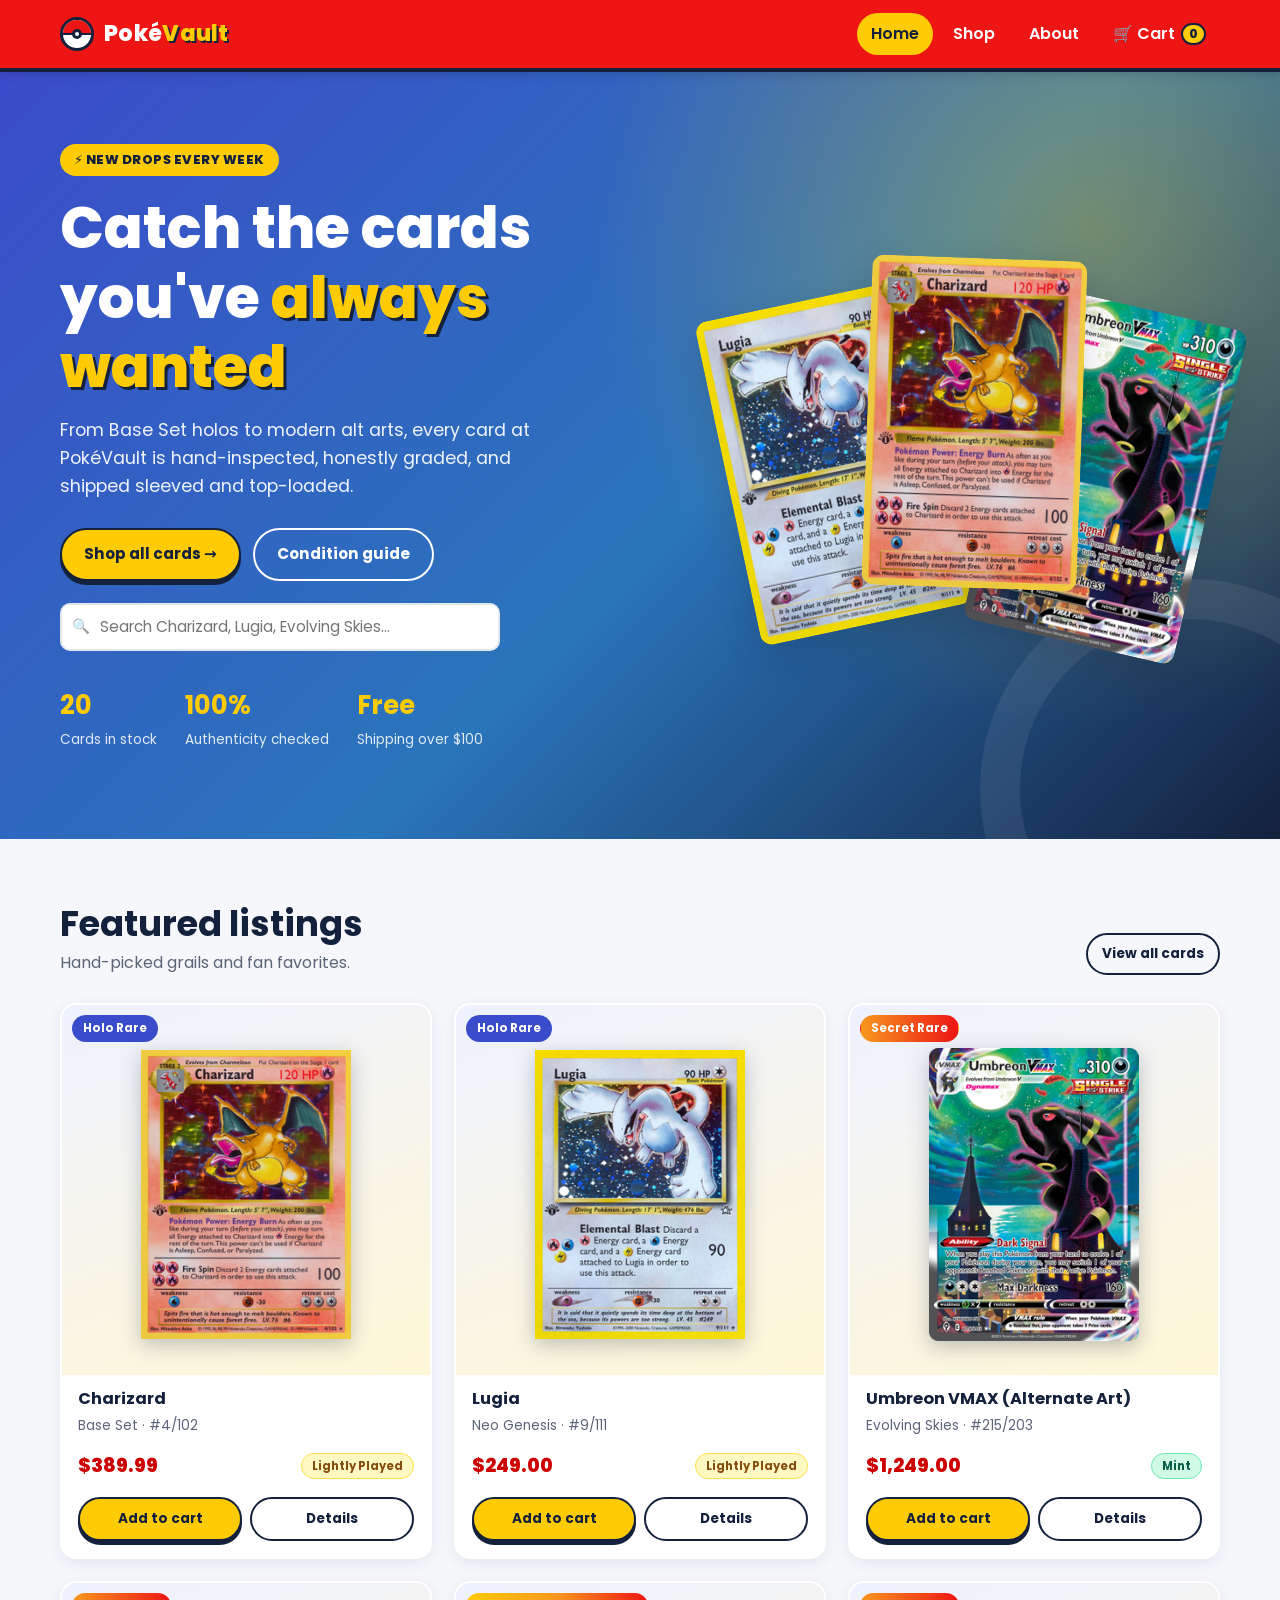
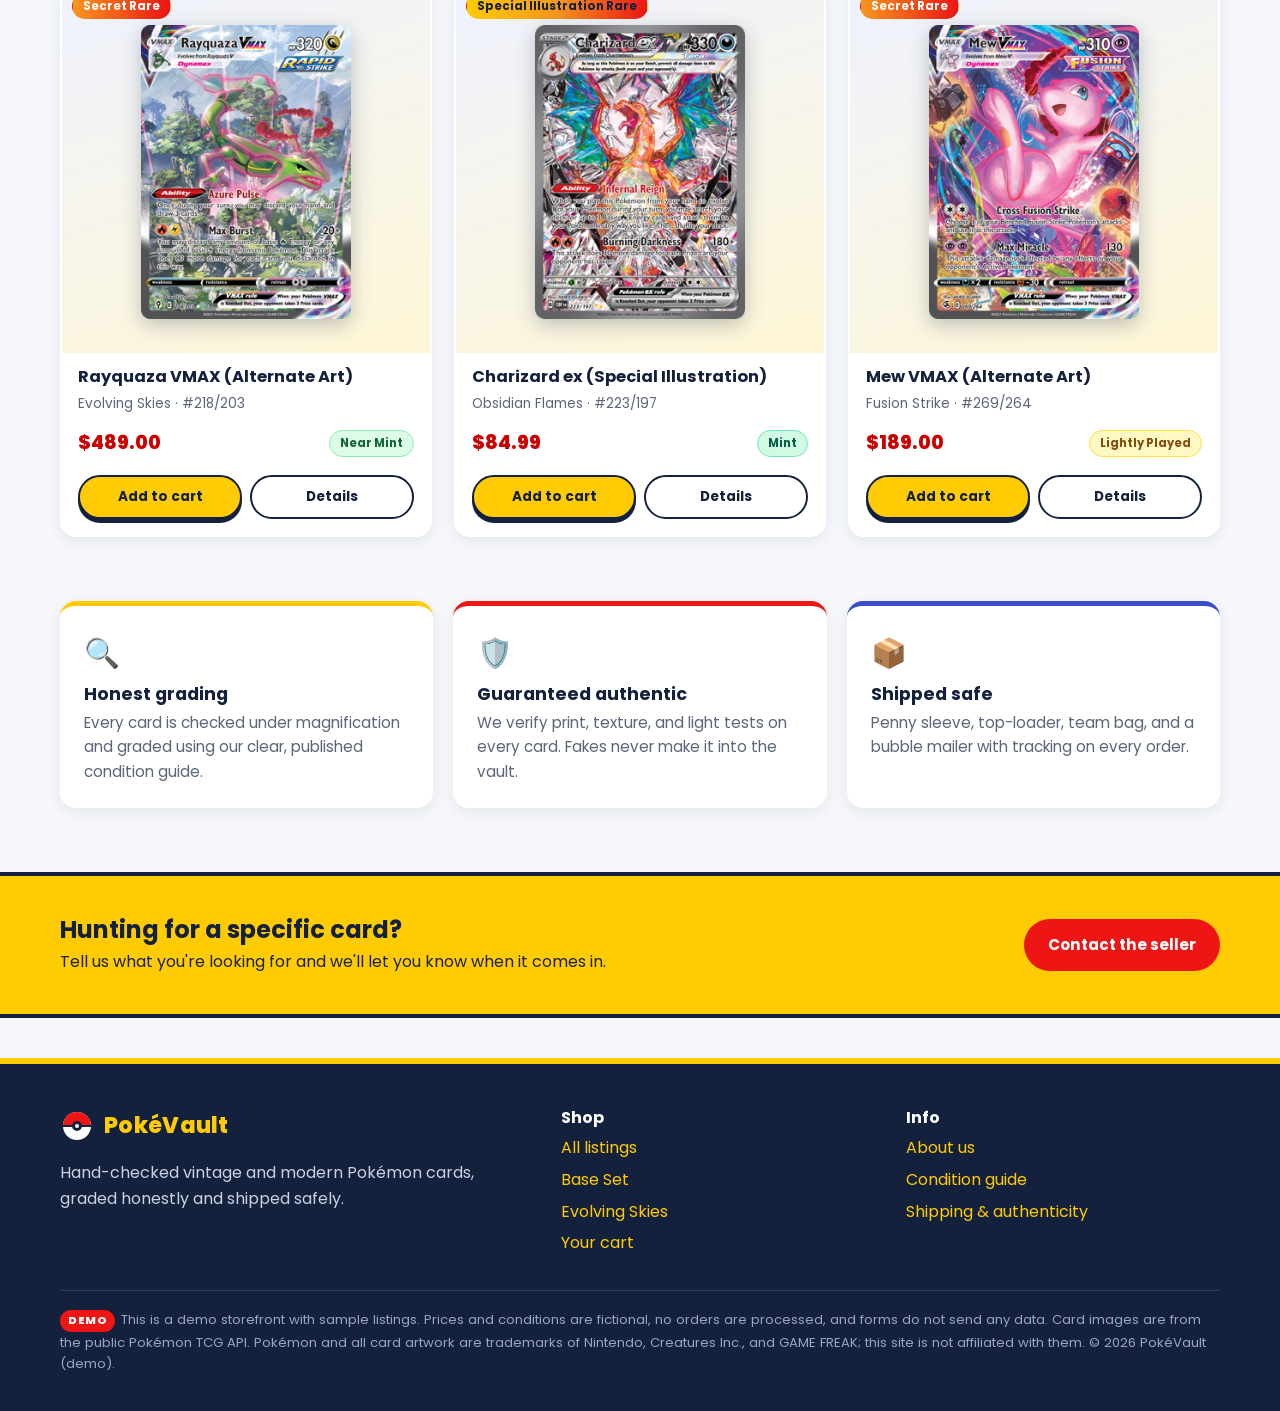
<file: index.html>
<!DOCTYPE html>
<html lang="en">
<head>
  <meta charset="UTF-8">
  <meta name="viewport" content="width=device-width, initial-scale=1">
  <title>PokéVault – Buy Vintage & Modern Pokémon Cards</title>
  <meta name="description" content="Hand-checked vintage and modern Pokémon cards for sale.">
  <meta name="theme-color" content="#EE1515">
  <link rel="preconnect" href="https://fonts.googleapis.com">
  <link rel="preconnect" href="https://fonts.gstatic.com" crossorigin>
  <link href="https://fonts.googleapis.com/css2?family=Poppins:wght@400;600;700;800&display=swap" rel="stylesheet">
  <link rel="stylesheet" href="css/styles.css">
  <link rel="icon" href="data:image/svg+xml,%3Csvg xmlns='http://www.w3.org/2000/svg' viewBox='0 0 100 100'%3E%3Ccircle cx='50' cy='50' r='45' fill='%23fff' stroke='%2314213D' stroke-width='8'/%3E%3Cpath d='M5 50a45 45 0 0 1 90 0z' fill='%23EE1515' stroke='%2314213D' stroke-width='8'/%3E%3Ccircle cx='50' cy='50' r='13' fill='%23fff' stroke='%2314213D' stroke-width='8'/%3E%3C/svg%3E">
</head>
<body data-page="home">
  <a class="skip-link" href="#main">Skip to content</a>
  <header class="site-header">
    <div class="container nav-wrap">
      <a class="logo" href="index.html" aria-label="PokéVault home"><span class="logo-ball" aria-hidden="true"></span><span>Poké<span class="accent">Vault</span></span></a>
      <button class="nav-toggle" type="button" aria-controls="main-nav" aria-expanded="false" aria-label="Toggle menu"><span class="bar"></span></button>
      <nav class="main-nav" id="main-nav" aria-label="Main">
        <ul>
          <li><a href="index.html" aria-current="page">Home</a></li><li><a href="shop.html">Shop</a></li><li><a href="about.html">About</a></li>
          <li><a class="cart-link" href="cart.html">🛒 Cart <span class="cart-badge" aria-label="0 items in cart">0</span></a></li>
        </ul>
      </nav>
    </div>
  </header>

  <main id="main">
    <section class="hero">
      <div class="container hero-grid">
        <div>
          <span class="eyebrow">⚡ New drops every week</span>
          <h1>Catch the cards<br>you've <span class="hl">always wanted</span></h1>
          <p class="lead">From Base Set holos to modern alt arts, every card at PokéVault is hand-inspected, honestly graded, and shipped sleeved and top-loaded.</p>
          <div class="hero-ctas">
            <a class="btn btn-primary" href="shop.html">Shop all cards →</a>
            <a class="btn btn-outline" href="about.html#grading">Condition guide</a>
          </div>
          <form class="search-wrap" id="hero-search" role="search" style="margin-top:22px;max-width:440px">
            <label for="hero-q" class="sr-only">Search cards</label>
            <input type="search" id="hero-q" placeholder="Search Charizard, Lugia, Evolving Skies…">
          </form>
          <div class="hero-stats">
            <div><strong id="stat-count">20</strong><span>Cards in stock</span></div>
            <div><strong>100%</strong><span>Authenticity checked</span></div>
            <div><strong>Free</strong><span>Shipping over $100</span></div>
          </div>
        </div>
        <div class="hero-cards" aria-hidden="true">
          <img src="images/neo1-9.png" alt="" width="240" height="330" data-fallback="Lugia">
          <img src="images/base1-4.png" alt="" width="240" height="330" data-fallback="Charizard">
          <img src="images/swsh7-215.png" alt="" width="245" height="342" data-fallback="Umbreon VMAX">
        </div>
      </div>
    </section>

    <section class="section" aria-labelledby="featured-title">
      <div class="container">
        <div class="section-head">
          <div>
            <h2 id="featured-title">Featured listings</h2>
            <p>Hand-picked grails and fan favorites.</p>
          </div>
          <a class="btn btn-outline btn-sm" href="shop.html">View all cards</a>
        </div>
        <div class="card-grid featured-grid" id="featured-grid" aria-live="polite"></div>
      </div>
    </section>

    <section class="section" style="padding-top:0" aria-label="Why buy from us">
      <div class="container features">
        <div class="feature"><div class="icon" aria-hidden="true">🔍</div><h3>Honest grading</h3><p>Every card is checked under magnification and graded using our clear, published condition guide.</p></div>
        <div class="feature"><div class="icon" aria-hidden="true">🛡️</div><h3>Guaranteed authentic</h3><p>We verify print, texture, and light tests on every card. Fakes never make it into the vault.</p></div>
        <div class="feature"><div class="icon" aria-hidden="true">📦</div><h3>Shipped safe</h3><p>Penny sleeve, top-loader, team bag, and a bubble mailer with tracking on every order.</p></div>
      </div>
    </section>

    <section class="cta-band">
      <div class="container">
        <div>
          <h2>Hunting for a specific card?</h2>
          <p>Tell us what you're looking for and we'll let you know when it comes in.</p>
        </div>
        <button type="button" class="btn btn-red" data-contact-general>Contact the seller</button>
      </div>
    </section>

  </main>

  <footer class="site-footer">
    <div class="container">
      <div class="footer-grid">
        <div>
          <a class="logo" href="index.html"><span class="logo-ball" aria-hidden="true"></span><span>Poké<span class="accent">Vault</span></span></a>
          <p>Hand-checked vintage and modern Pokémon cards, graded honestly and shipped safely.</p>
        </div>
        <div>
          <h3>Shop</h3>
          <ul>
            <li><a href="shop.html">All listings</a></li>
            <li><a href="shop.html?set=Base%20Set">Base Set</a></li>
            <li><a href="shop.html?set=Evolving%20Skies">Evolving Skies</a></li>
            <li><a href="cart.html">Your cart</a></li>
          </ul>
        </div>
        <div>
          <h3>Info</h3>
          <ul>
            <li><a href="about.html">About us</a></li>
            <li><a href="about.html#grading">Condition guide</a></li>
            <li><a href="about.html#shipping">Shipping &amp; authenticity</a></li>
          </ul>
        </div>
      </div>
      <p class="demo-notice"><span class="demo-pill">DEMO</span>This is a demo storefront with sample listings. Prices and conditions are fictional, no orders are processed, and forms do not send any data. Card images are from the public Pokémon TCG API. Pokémon and all card artwork are trademarks of Nintendo, Creatures Inc., and GAME FREAK; this site is not affiliated with them. &copy; <span data-year>2026</span> PokéVault (demo).</p>
    </div>
  </footer>

  <script src="js/data.js"></script>
  <script src="js/app.js"></script>
</body>
</html>
</file>
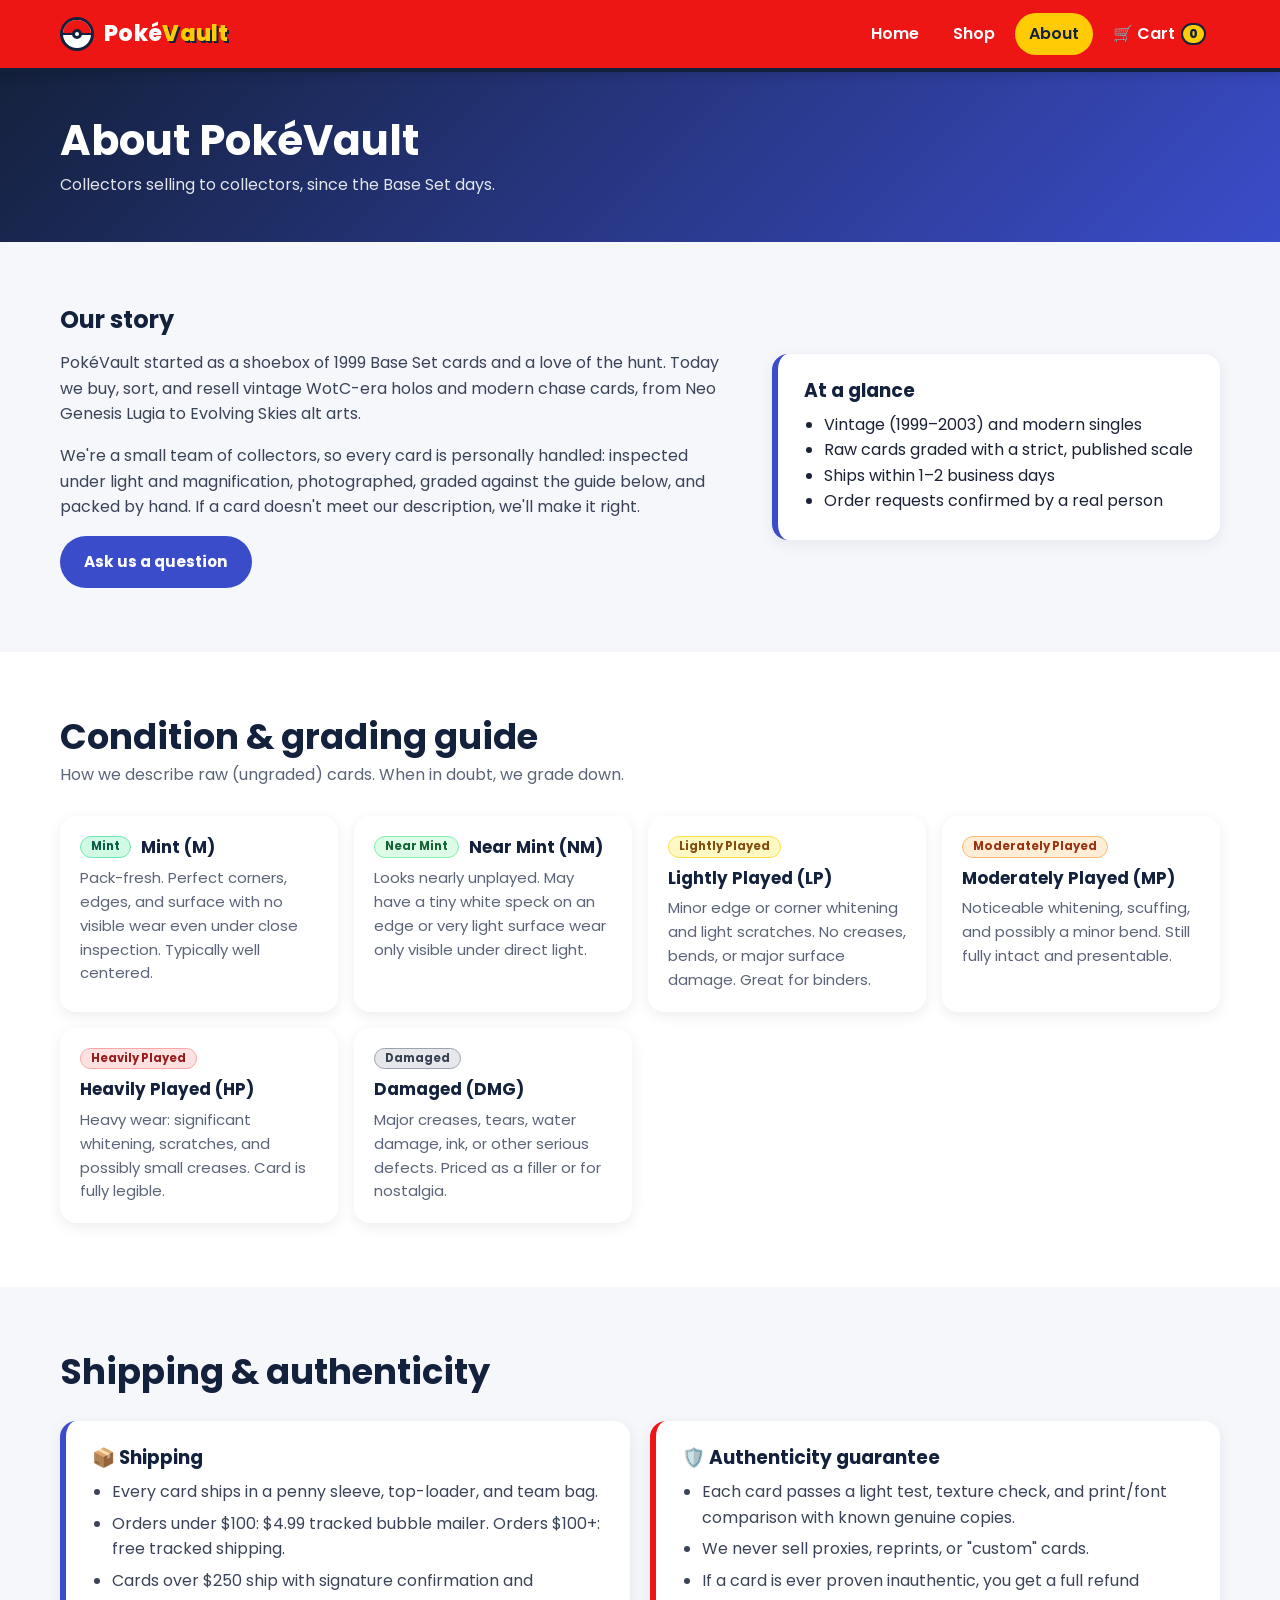
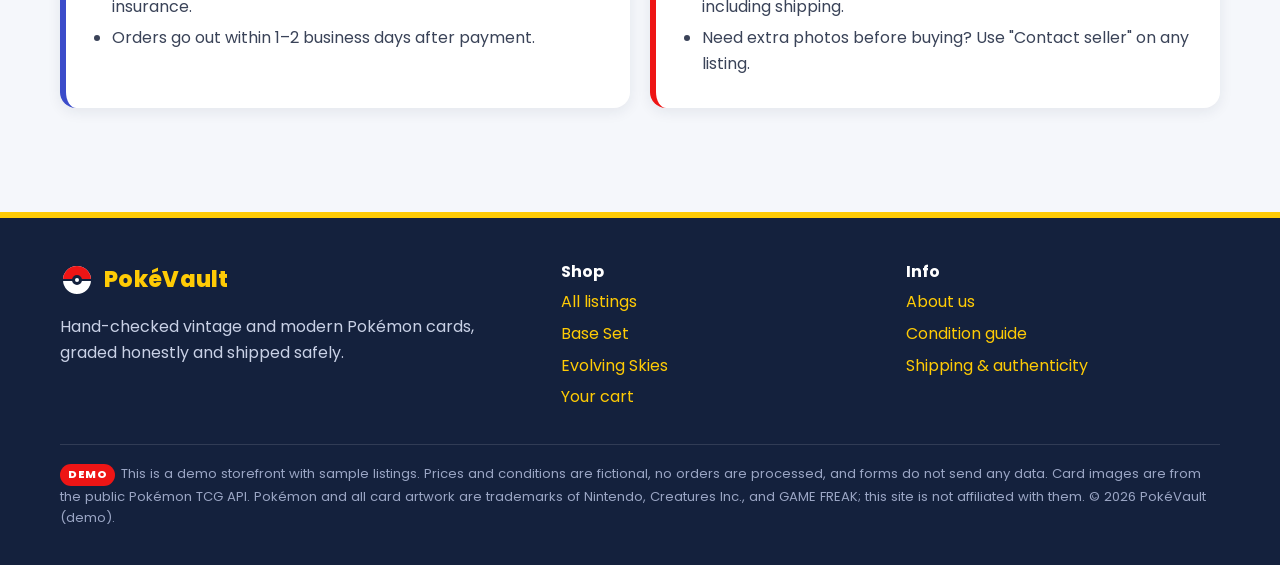
<file: about.html>
<!DOCTYPE html>
<html lang="en">
<head>
  <meta charset="UTF-8">
  <meta name="viewport" content="width=device-width, initial-scale=1">
  <title>About & Condition Guide | PokéVault</title>
  <meta name="description" content="About PokéVault, our condition guide, shipping, and authenticity.">
  <meta name="theme-color" content="#EE1515">
  <link rel="preconnect" href="https://fonts.googleapis.com">
  <link rel="preconnect" href="https://fonts.gstatic.com" crossorigin>
  <link href="https://fonts.googleapis.com/css2?family=Poppins:wght@400;600;700;800&display=swap" rel="stylesheet">
  <link rel="stylesheet" href="css/styles.css">
  <link rel="icon" href="data:image/svg+xml,%3Csvg xmlns='http://www.w3.org/2000/svg' viewBox='0 0 100 100'%3E%3Ccircle cx='50' cy='50' r='45' fill='%23fff' stroke='%2314213D' stroke-width='8'/%3E%3Cpath d='M5 50a45 45 0 0 1 90 0z' fill='%23EE1515' stroke='%2314213D' stroke-width='8'/%3E%3Ccircle cx='50' cy='50' r='13' fill='%23fff' stroke='%2314213D' stroke-width='8'/%3E%3C/svg%3E">
</head>
<body data-page="about">
  <a class="skip-link" href="#main">Skip to content</a>
  <header class="site-header">
    <div class="container nav-wrap">
      <a class="logo" href="index.html" aria-label="PokéVault home"><span class="logo-ball" aria-hidden="true"></span><span>Poké<span class="accent">Vault</span></span></a>
      <button class="nav-toggle" type="button" aria-controls="main-nav" aria-expanded="false" aria-label="Toggle menu"><span class="bar"></span></button>
      <nav class="main-nav" id="main-nav" aria-label="Main">
        <ul>
          <li><a href="index.html">Home</a></li><li><a href="shop.html">Shop</a></li><li><a href="about.html" aria-current="page">About</a></li>
          <li><a class="cart-link" href="cart.html">🛒 Cart <span class="cart-badge" aria-label="0 items in cart">0</span></a></li>
        </ul>
      </nav>
    </div>
  </header>

  <main id="main">
    <section class="page-hero">
      <div class="container">
        <h1>About PokéVault</h1>
        <p>Collectors selling to collectors, since the Base Set days.</p>
      </div>
    </section>

    <section class="section">
      <div class="container about-grid">
        <div class="prose">
          <h2>Our story</h2>
          <p>PokéVault started as a shoebox of 1999 Base Set cards and a love of the hunt. Today we buy, sort, and resell vintage WotC-era holos and modern chase cards, from Neo Genesis Lugia to Evolving Skies alt arts.</p>
          <p>We're a small team of collectors, so every card is personally handled: inspected under light and magnification, photographed, graded against the guide below, and packed by hand. If a card doesn't meet our description, we'll make it right.</p>
          <button type="button" class="btn btn-blue" data-contact-general>Ask us a question</button>
        </div>
        <div class="about-card">
          <h3>At a glance</h3>
          <ul style="padding-left:20px;margin:0">
            <li>Vintage (1999–2003) and modern singles</li>
            <li>Raw cards graded with a strict, published scale</li>
            <li>Ships within 1–2 business days</li>
            <li>Order requests confirmed by a real person</li>
          </ul>
        </div>
      </div>
    </section>

    <section class="section" id="grading" style="background:#fff" aria-labelledby="grading-title">
      <div class="container">
        <div class="section-head"><div><h2 id="grading-title">Condition &amp; grading guide</h2><p>How we describe raw (ungraded) cards. When in doubt, we grade down.</p></div></div>
        <div class="grade-grid">
          <div class="grade"><h3><span class="badge cond-mint">Mint</span> Mint (M)</h3><p>Pack-fresh. Perfect corners, edges, and surface with no visible wear even under close inspection. Typically well centered.</p></div>
          <div class="grade"><h3><span class="badge cond-near-mint">Near Mint</span> Near Mint (NM)</h3><p>Looks nearly unplayed. May have a tiny white speck on an edge or very light surface wear only visible under direct light.</p></div>
          <div class="grade"><h3><span class="badge cond-lightly-played">Lightly Played</span> Lightly Played (LP)</h3><p>Minor edge or corner whitening and light scratches. No creases, bends, or major surface damage. Great for binders.</p></div>
          <div class="grade"><h3><span class="badge cond-moderately-played">Moderately Played</span> Moderately Played (MP)</h3><p>Noticeable whitening, scuffing, and possibly a minor bend. Still fully intact and presentable.</p></div>
          <div class="grade"><h3><span class="badge cond-heavily-played">Heavily Played</span> Heavily Played (HP)</h3><p>Heavy wear: significant whitening, scratches, and possibly small creases. Card is fully legible.</p></div>
          <div class="grade"><h3><span class="badge cond-damaged">Damaged</span> Damaged (DMG)</h3><p>Major creases, tears, water damage, ink, or other serious defects. Priced as a filler or for nostalgia.</p></div>
        </div>
      </div>
    </section>

    <section class="section" id="shipping" aria-labelledby="ship-title">
      <div class="container">
        <div class="section-head"><h2 id="ship-title">Shipping &amp; authenticity</h2></div>
        <div class="info-cols">
          <div class="about-card">
            <h3>📦 Shipping</h3>
            <ul>
              <li>Every card ships in a penny sleeve, top-loader, and team bag.</li>
              <li>Orders under $100: $4.99 tracked bubble mailer. Orders $100+: free tracked shipping.</li>
              <li>Cards over $250 ship with signature confirmation and insurance.</li>
              <li>Orders go out within 1–2 business days after payment.</li>
            </ul>
          </div>
          <div class="about-card">
            <h3>🛡️ Authenticity guarantee</h3>
            <ul>
              <li>Each card passes a light test, texture check, and print/font comparison with known genuine copies.</li>
              <li>We never sell proxies, reprints, or "custom" cards.</li>
              <li>If a card is ever proven inauthentic, you get a full refund including shipping.</li>
              <li>Need extra photos before buying? Use "Contact seller" on any listing.</li>
            </ul>
          </div>
        </div>
      </div>
    </section>

  </main>

  <footer class="site-footer">
    <div class="container">
      <div class="footer-grid">
        <div>
          <a class="logo" href="index.html"><span class="logo-ball" aria-hidden="true"></span><span>Poké<span class="accent">Vault</span></span></a>
          <p>Hand-checked vintage and modern Pokémon cards, graded honestly and shipped safely.</p>
        </div>
        <div>
          <h3>Shop</h3>
          <ul>
            <li><a href="shop.html">All listings</a></li>
            <li><a href="shop.html?set=Base%20Set">Base Set</a></li>
            <li><a href="shop.html?set=Evolving%20Skies">Evolving Skies</a></li>
            <li><a href="cart.html">Your cart</a></li>
          </ul>
        </div>
        <div>
          <h3>Info</h3>
          <ul>
            <li><a href="about.html">About us</a></li>
            <li><a href="about.html#grading">Condition guide</a></li>
            <li><a href="about.html#shipping">Shipping &amp; authenticity</a></li>
          </ul>
        </div>
      </div>
      <p class="demo-notice"><span class="demo-pill">DEMO</span>This is a demo storefront with sample listings. Prices and conditions are fictional, no orders are processed, and forms do not send any data. Card images are from the public Pokémon TCG API. Pokémon and all card artwork are trademarks of Nintendo, Creatures Inc., and GAME FREAK; this site is not affiliated with them. &copy; <span data-year>2026</span> PokéVault (demo).</p>
    </div>
  </footer>

  <script src="js/data.js"></script>
  <script src="js/app.js"></script>
</body>
</html>
</file>
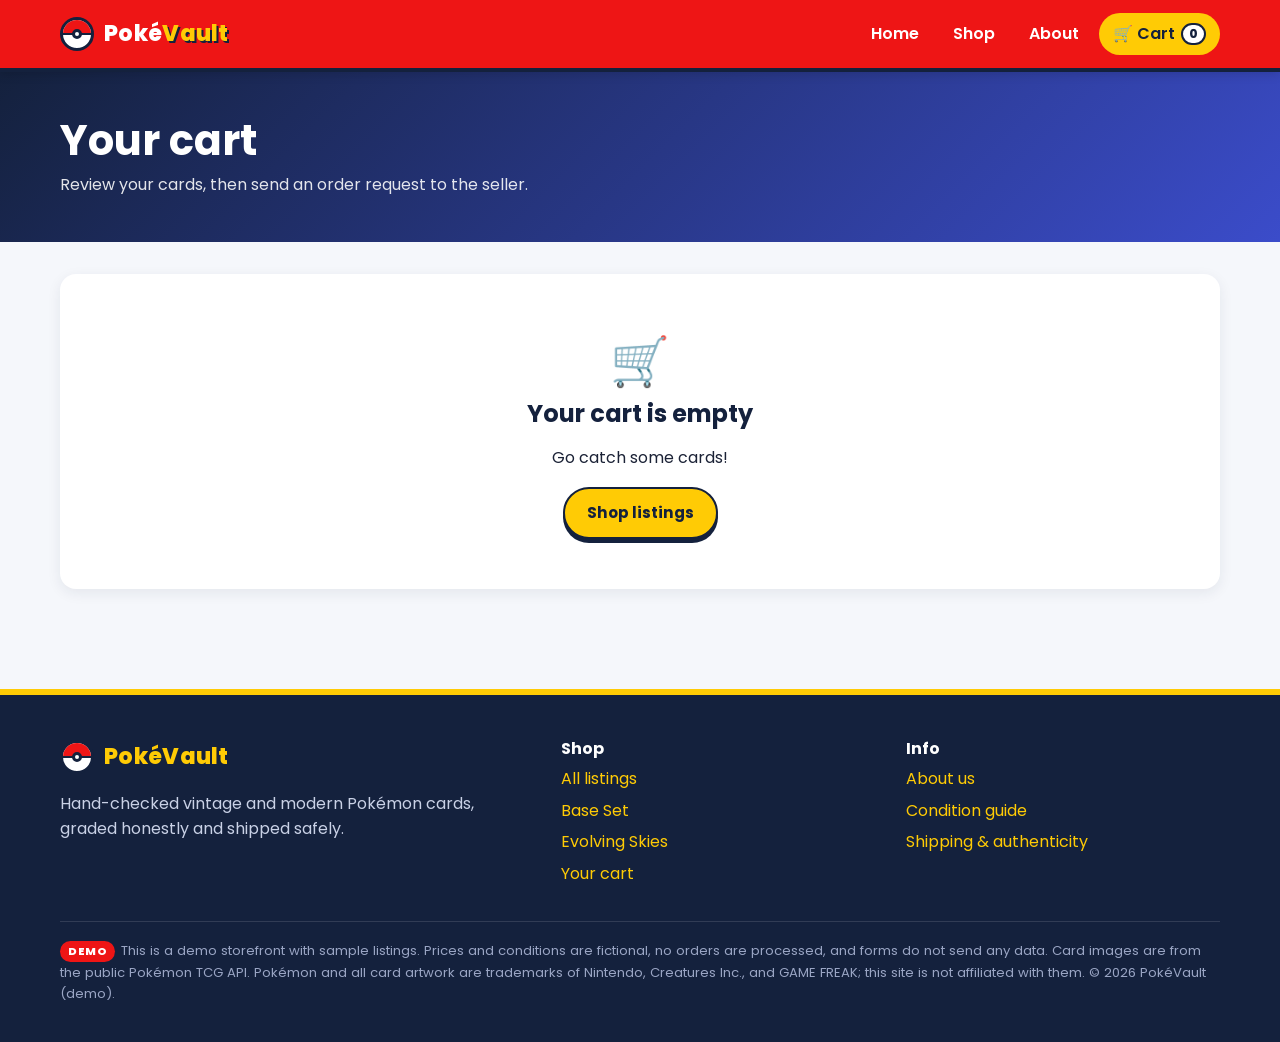
<file: cart.html>
<!DOCTYPE html>
<html lang="en">
<head>
  <meta charset="UTF-8">
  <meta name="viewport" content="width=device-width, initial-scale=1">
  <title>Your Cart | PokéVault</title>
  <meta name="description" content="Review your cart and request an order.">
  <meta name="theme-color" content="#EE1515">
  <link rel="preconnect" href="https://fonts.googleapis.com">
  <link rel="preconnect" href="https://fonts.gstatic.com" crossorigin>
  <link href="https://fonts.googleapis.com/css2?family=Poppins:wght@400;600;700;800&display=swap" rel="stylesheet">
  <link rel="stylesheet" href="css/styles.css">
  <link rel="icon" href="data:image/svg+xml,%3Csvg xmlns='http://www.w3.org/2000/svg' viewBox='0 0 100 100'%3E%3Ccircle cx='50' cy='50' r='45' fill='%23fff' stroke='%2314213D' stroke-width='8'/%3E%3Cpath d='M5 50a45 45 0 0 1 90 0z' fill='%23EE1515' stroke='%2314213D' stroke-width='8'/%3E%3Ccircle cx='50' cy='50' r='13' fill='%23fff' stroke='%2314213D' stroke-width='8'/%3E%3C/svg%3E">
</head>
<body data-page="cart">
  <a class="skip-link" href="#main">Skip to content</a>
  <header class="site-header">
    <div class="container nav-wrap">
      <a class="logo" href="index.html" aria-label="PokéVault home"><span class="logo-ball" aria-hidden="true"></span><span>Poké<span class="accent">Vault</span></span></a>
      <button class="nav-toggle" type="button" aria-controls="main-nav" aria-expanded="false" aria-label="Toggle menu"><span class="bar"></span></button>
      <nav class="main-nav" id="main-nav" aria-label="Main">
        <ul>
          <li><a href="index.html">Home</a></li><li><a href="shop.html">Shop</a></li><li><a href="about.html">About</a></li>
          <li><a class="cart-link" href="cart.html" aria-current="page">🛒 Cart <span class="cart-badge" aria-label="0 items in cart">0</span></a></li>
        </ul>
      </nav>
    </div>
  </header>

  <main id="main">
    <section class="page-hero">
      <div class="container">
        <h1>Your cart</h1>
        <p>Review your cards, then send an order request to the seller.</p>
      </div>
    </section>
    <div class="container" id="cart-root" aria-live="polite"></div>

  </main>

  <footer class="site-footer">
    <div class="container">
      <div class="footer-grid">
        <div>
          <a class="logo" href="index.html"><span class="logo-ball" aria-hidden="true"></span><span>Poké<span class="accent">Vault</span></span></a>
          <p>Hand-checked vintage and modern Pokémon cards, graded honestly and shipped safely.</p>
        </div>
        <div>
          <h3>Shop</h3>
          <ul>
            <li><a href="shop.html">All listings</a></li>
            <li><a href="shop.html?set=Base%20Set">Base Set</a></li>
            <li><a href="shop.html?set=Evolving%20Skies">Evolving Skies</a></li>
            <li><a href="cart.html">Your cart</a></li>
          </ul>
        </div>
        <div>
          <h3>Info</h3>
          <ul>
            <li><a href="about.html">About us</a></li>
            <li><a href="about.html#grading">Condition guide</a></li>
            <li><a href="about.html#shipping">Shipping &amp; authenticity</a></li>
          </ul>
        </div>
      </div>
      <p class="demo-notice"><span class="demo-pill">DEMO</span>This is a demo storefront with sample listings. Prices and conditions are fictional, no orders are processed, and forms do not send any data. Card images are from the public Pokémon TCG API. Pokémon and all card artwork are trademarks of Nintendo, Creatures Inc., and GAME FREAK; this site is not affiliated with them. &copy; <span data-year>2026</span> PokéVault (demo).</p>
    </div>
  </footer>

  <script src="js/data.js"></script>
  <script src="js/app.js"></script>
</body>
</html>
</file>
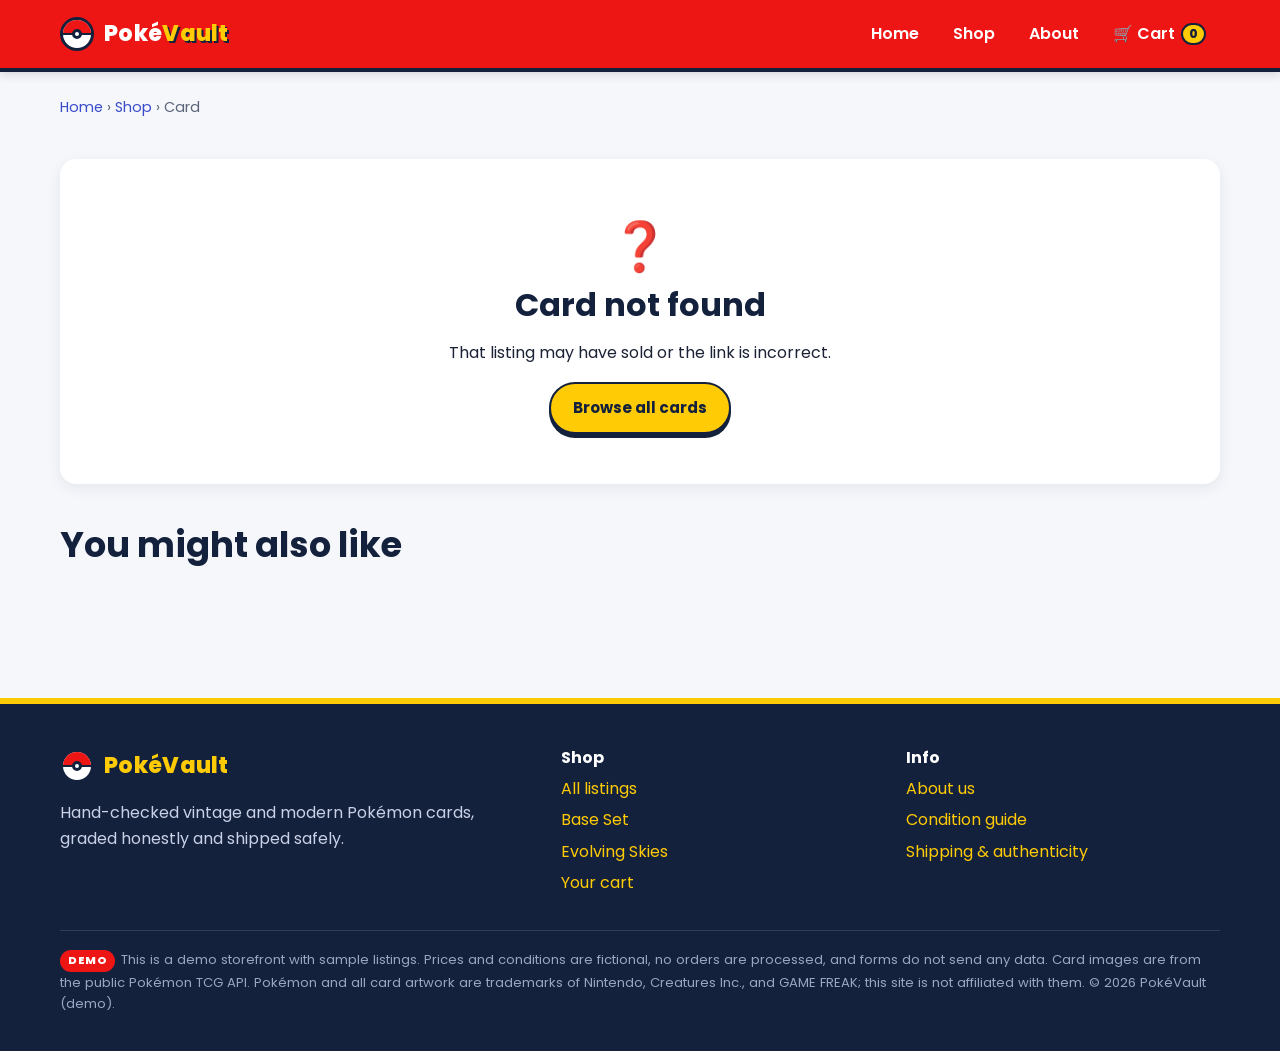
<file: product.html>
<!DOCTYPE html>
<html lang="en">
<head>
  <meta charset="UTF-8">
  <meta name="viewport" content="width=device-width, initial-scale=1">
  <title>Card Details | PokéVault</title>
  <meta name="description" content="Pokémon card listing details.">
  <meta name="theme-color" content="#EE1515">
  <link rel="preconnect" href="https://fonts.googleapis.com">
  <link rel="preconnect" href="https://fonts.gstatic.com" crossorigin>
  <link href="https://fonts.googleapis.com/css2?family=Poppins:wght@400;600;700;800&display=swap" rel="stylesheet">
  <link rel="stylesheet" href="css/styles.css">
  <link rel="icon" href="data:image/svg+xml,%3Csvg xmlns='http://www.w3.org/2000/svg' viewBox='0 0 100 100'%3E%3Ccircle cx='50' cy='50' r='45' fill='%23fff' stroke='%2314213D' stroke-width='8'/%3E%3Cpath d='M5 50a45 45 0 0 1 90 0z' fill='%23EE1515' stroke='%2314213D' stroke-width='8'/%3E%3Ccircle cx='50' cy='50' r='13' fill='%23fff' stroke='%2314213D' stroke-width='8'/%3E%3C/svg%3E">
</head>
<body data-page="product">
  <a class="skip-link" href="#main">Skip to content</a>
  <header class="site-header">
    <div class="container nav-wrap">
      <a class="logo" href="index.html" aria-label="PokéVault home"><span class="logo-ball" aria-hidden="true"></span><span>Poké<span class="accent">Vault</span></span></a>
      <button class="nav-toggle" type="button" aria-controls="main-nav" aria-expanded="false" aria-label="Toggle menu"><span class="bar"></span></button>
      <nav class="main-nav" id="main-nav" aria-label="Main">
        <ul>
          <li><a href="index.html">Home</a></li><li><a href="shop.html">Shop</a></li><li><a href="about.html">About</a></li>
          <li><a class="cart-link" href="cart.html">🛒 Cart <span class="cart-badge" aria-label="0 items in cart">0</span></a></li>
        </ul>
      </nav>
    </div>
  </header>

  <main id="main">
    <div class="container">
      <nav class="breadcrumb" aria-label="Breadcrumb"><a href="index.html">Home</a> › <a href="shop.html">Shop</a> › <span id="crumb-name" aria-current="page">Card</span></nav>
      <div id="product-root"></div>
      <section class="section" id="related" style="padding-top:0" aria-labelledby="related-title">
        <div class="section-head"><h2 id="related-title">You might also like</h2></div>
        <div class="card-grid" id="related-grid"></div>
      </section>
    </div>

  </main>

  <footer class="site-footer">
    <div class="container">
      <div class="footer-grid">
        <div>
          <a class="logo" href="index.html"><span class="logo-ball" aria-hidden="true"></span><span>Poké<span class="accent">Vault</span></span></a>
          <p>Hand-checked vintage and modern Pokémon cards, graded honestly and shipped safely.</p>
        </div>
        <div>
          <h3>Shop</h3>
          <ul>
            <li><a href="shop.html">All listings</a></li>
            <li><a href="shop.html?set=Base%20Set">Base Set</a></li>
            <li><a href="shop.html?set=Evolving%20Skies">Evolving Skies</a></li>
            <li><a href="cart.html">Your cart</a></li>
          </ul>
        </div>
        <div>
          <h3>Info</h3>
          <ul>
            <li><a href="about.html">About us</a></li>
            <li><a href="about.html#grading">Condition guide</a></li>
            <li><a href="about.html#shipping">Shipping &amp; authenticity</a></li>
          </ul>
        </div>
      </div>
      <p class="demo-notice"><span class="demo-pill">DEMO</span>This is a demo storefront with sample listings. Prices and conditions are fictional, no orders are processed, and forms do not send any data. Card images are from the public Pokémon TCG API. Pokémon and all card artwork are trademarks of Nintendo, Creatures Inc., and GAME FREAK; this site is not affiliated with them. &copy; <span data-year>2026</span> PokéVault (demo).</p>
    </div>
  </footer>

  <script src="js/data.js"></script>
  <script src="js/app.js"></script>
</body>
</html>
</file>
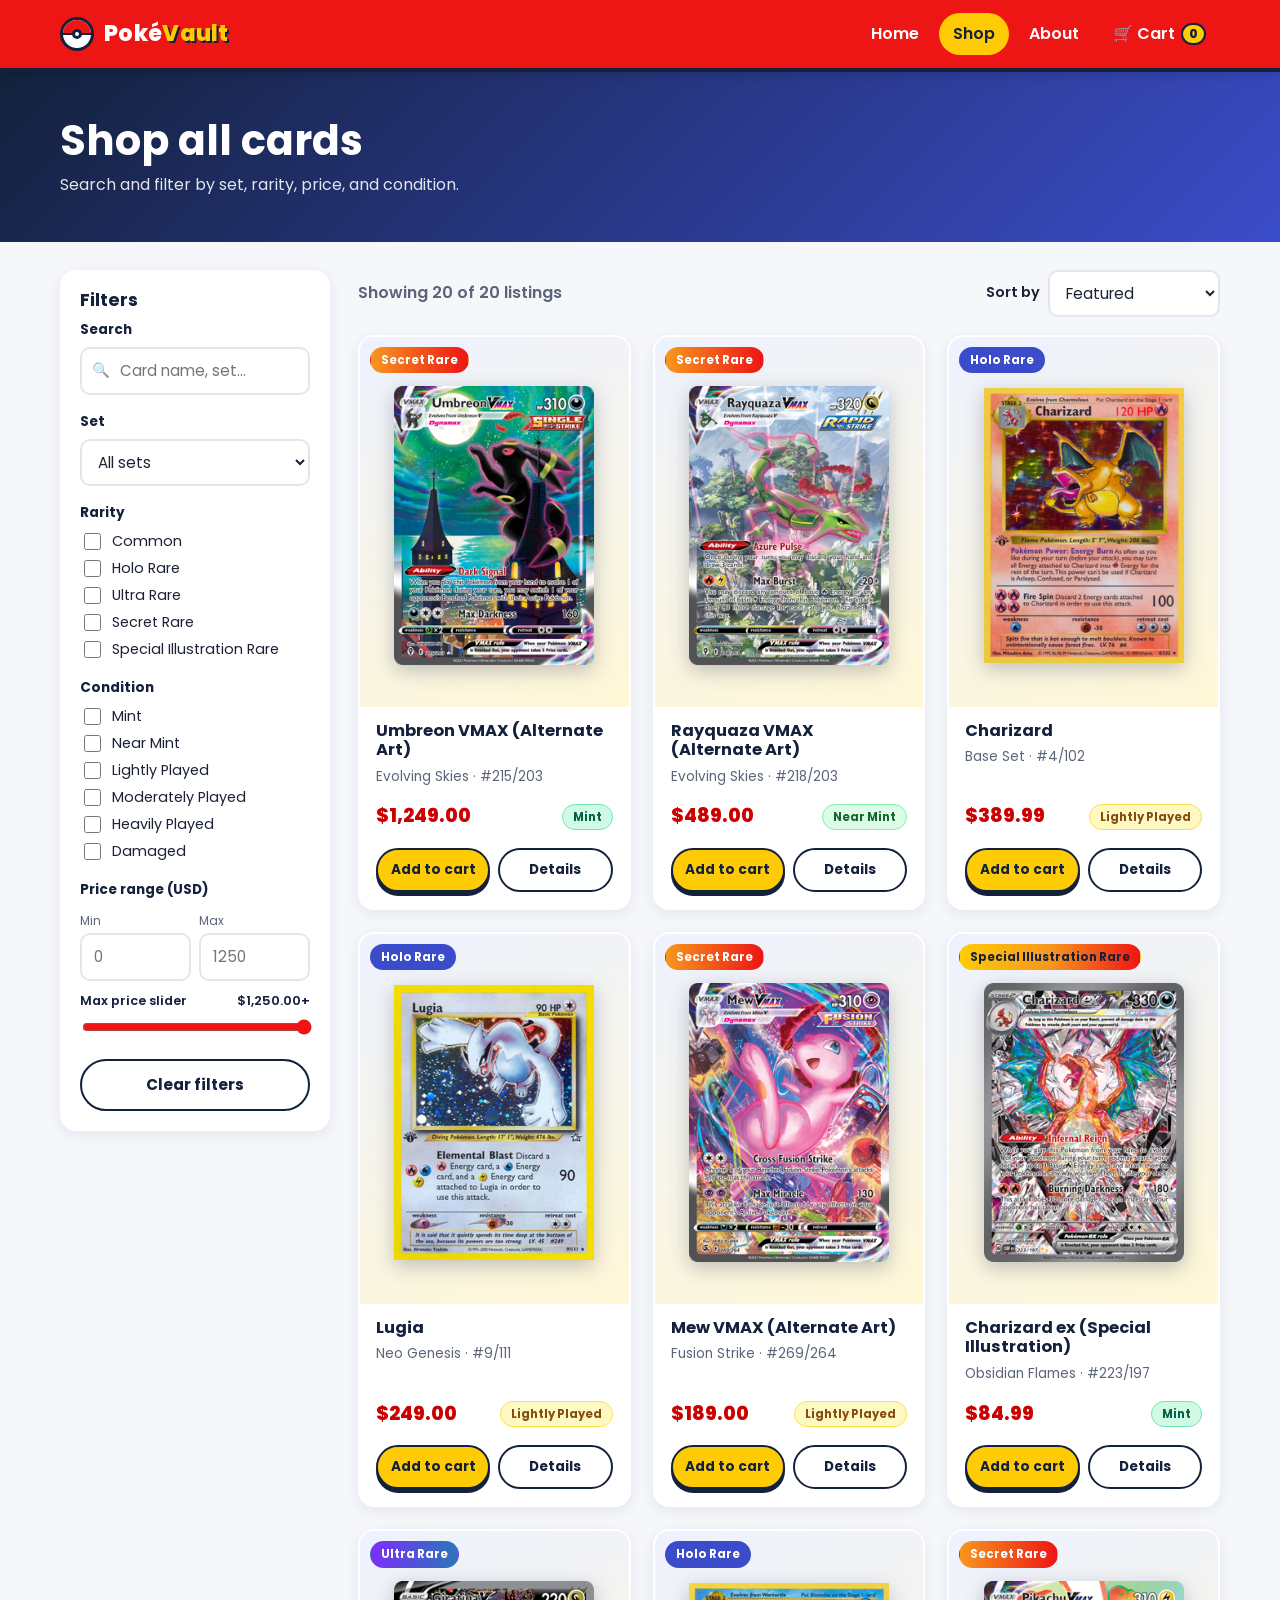
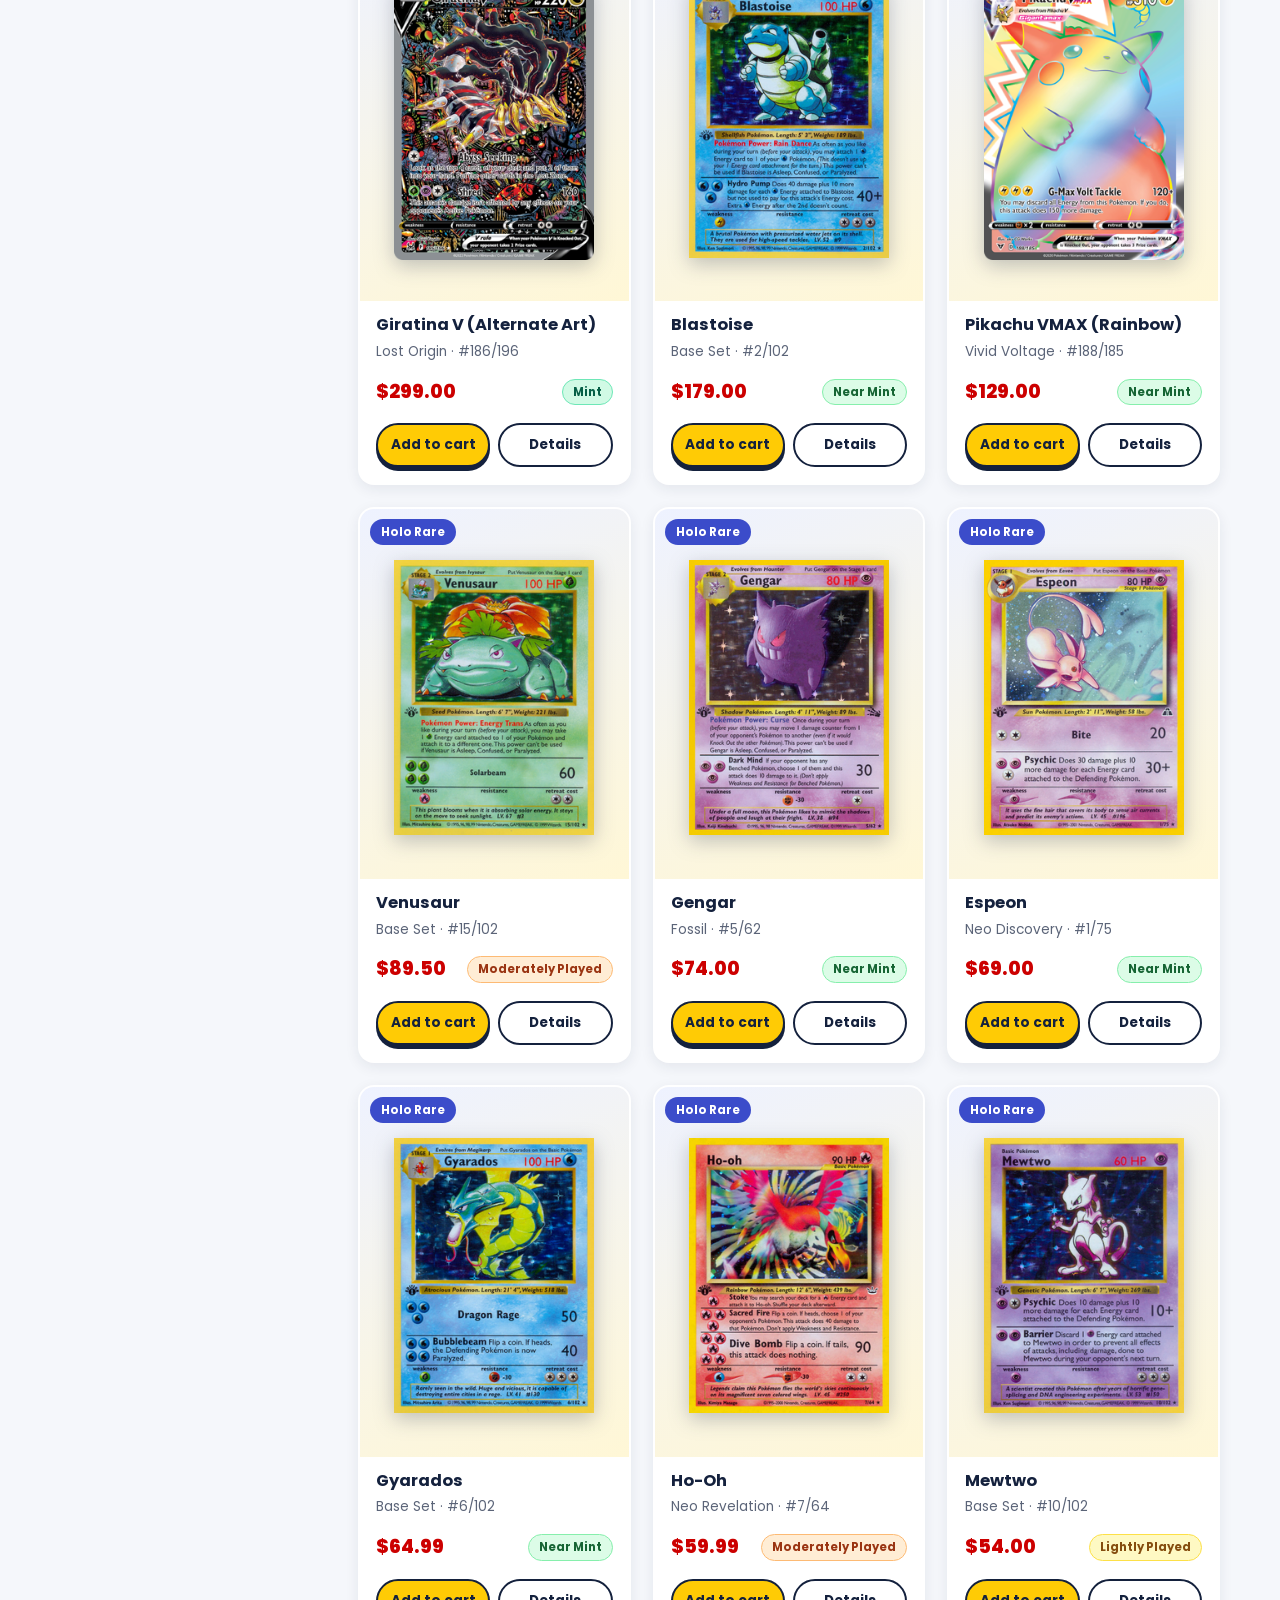
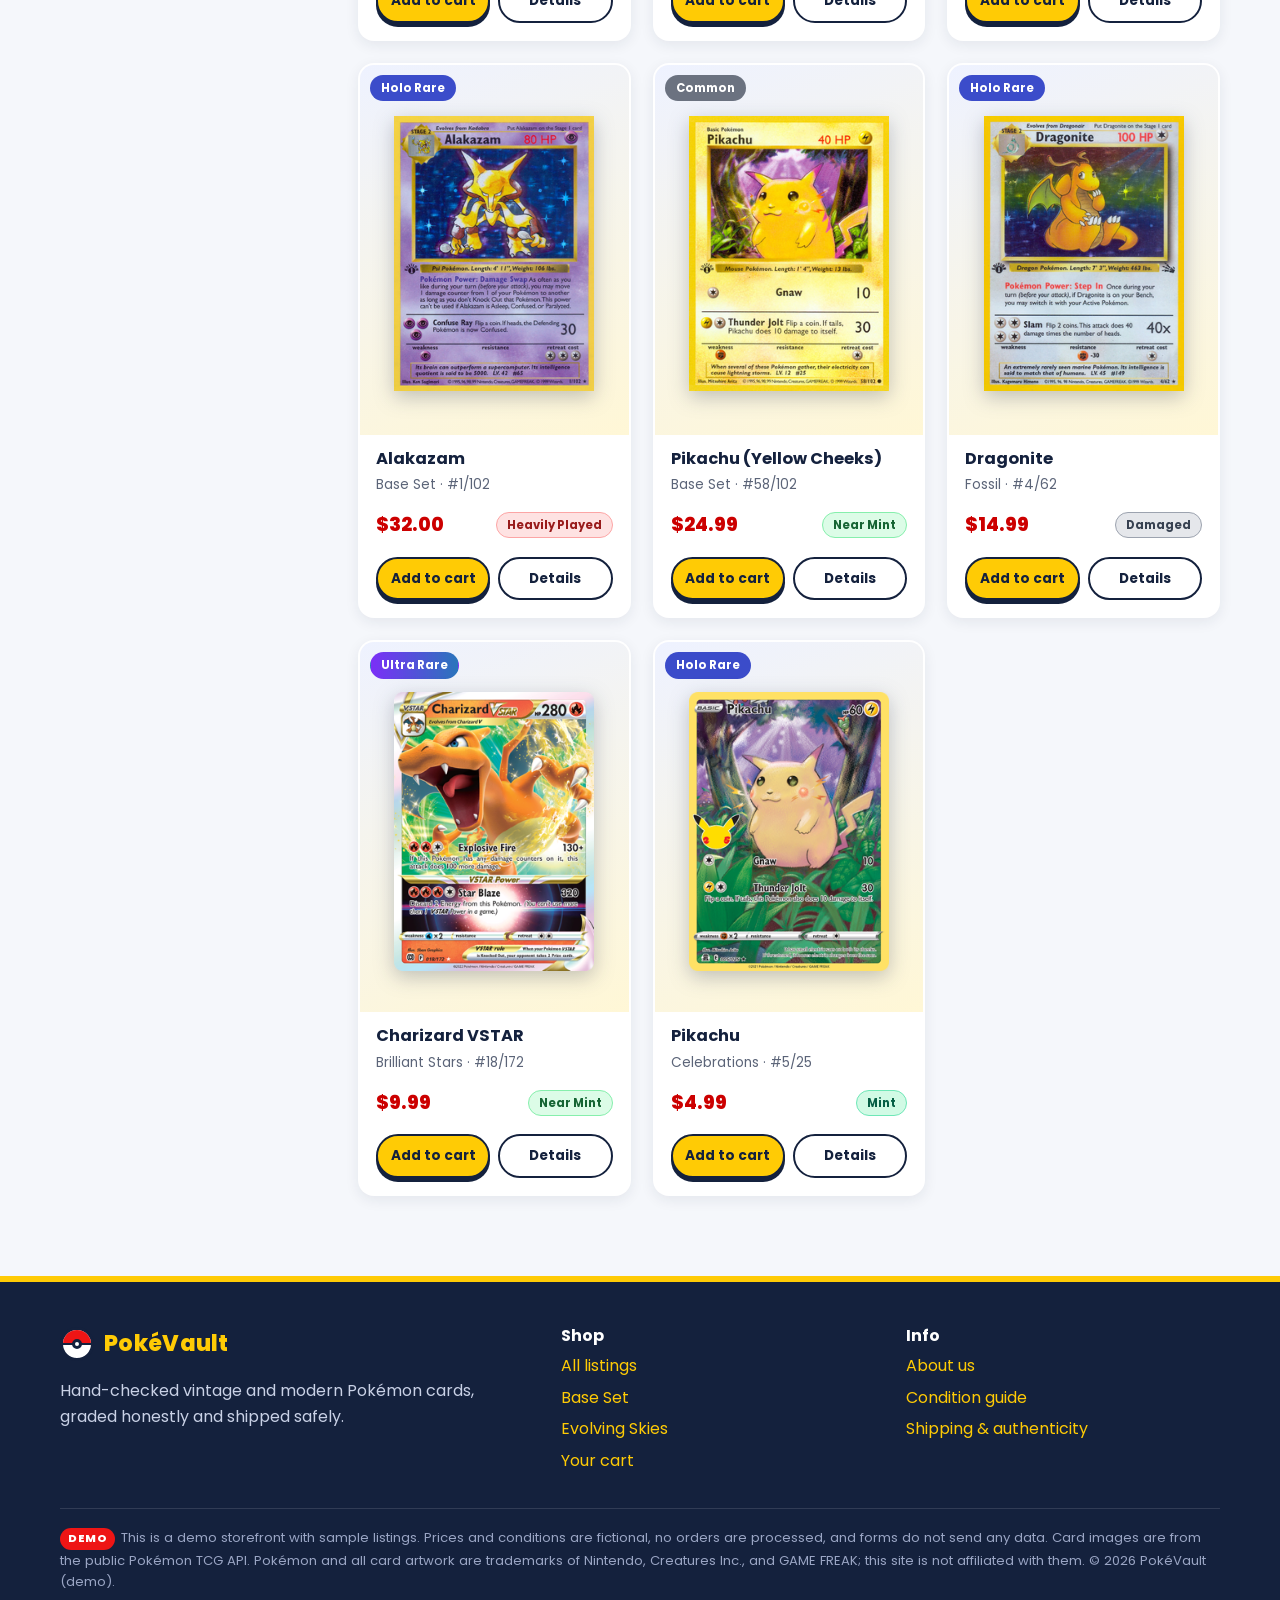
<file: shop.html>
<!DOCTYPE html>
<html lang="en">
<head>
  <meta charset="UTF-8">
  <meta name="viewport" content="width=device-width, initial-scale=1">
  <title>Shop Pokémon Cards | PokéVault</title>
  <meta name="description" content="Search and filter Pokémon card listings by set, rarity, price, and condition.">
  <meta name="theme-color" content="#EE1515">
  <link rel="preconnect" href="https://fonts.googleapis.com">
  <link rel="preconnect" href="https://fonts.gstatic.com" crossorigin>
  <link href="https://fonts.googleapis.com/css2?family=Poppins:wght@400;600;700;800&display=swap" rel="stylesheet">
  <link rel="stylesheet" href="css/styles.css">
  <link rel="icon" href="data:image/svg+xml,%3Csvg xmlns='http://www.w3.org/2000/svg' viewBox='0 0 100 100'%3E%3Ccircle cx='50' cy='50' r='45' fill='%23fff' stroke='%2314213D' stroke-width='8'/%3E%3Cpath d='M5 50a45 45 0 0 1 90 0z' fill='%23EE1515' stroke='%2314213D' stroke-width='8'/%3E%3Ccircle cx='50' cy='50' r='13' fill='%23fff' stroke='%2314213D' stroke-width='8'/%3E%3C/svg%3E">
</head>
<body data-page="shop">
  <a class="skip-link" href="#main">Skip to content</a>
  <header class="site-header">
    <div class="container nav-wrap">
      <a class="logo" href="index.html" aria-label="PokéVault home"><span class="logo-ball" aria-hidden="true"></span><span>Poké<span class="accent">Vault</span></span></a>
      <button class="nav-toggle" type="button" aria-controls="main-nav" aria-expanded="false" aria-label="Toggle menu"><span class="bar"></span></button>
      <nav class="main-nav" id="main-nav" aria-label="Main">
        <ul>
          <li><a href="index.html">Home</a></li><li><a href="shop.html" aria-current="page">Shop</a></li><li><a href="about.html">About</a></li>
          <li><a class="cart-link" href="cart.html">🛒 Cart <span class="cart-badge" aria-label="0 items in cart">0</span></a></li>
        </ul>
      </nav>
    </div>
  </header>

  <main id="main">
    <section class="page-hero">
      <div class="container">
        <h1>Shop all cards</h1>
        <p>Search and filter by set, rarity, price, and condition.</p>
      </div>
    </section>
    <div class="container" style="padding-top:28px;padding-bottom:40px">
      <div class="shop-layout">
        <form class="filters" id="filters" aria-label="Filter listings">
          <h2>Filters <span id="active-count" style="font-size:.85rem;color:var(--muted)"></span></h2>
          <div class="filter-group">
            <label for="f-search">Search</label>
            <div class="search-wrap"><input type="search" id="f-search" placeholder="Card name, set…" autocomplete="off"></div>
          </div>
          <div class="filter-group">
            <label for="f-set">Set</label>
            <select id="f-set"><option value="">All sets</option></select>
          </div>
          <fieldset class="filter-group">
            <legend>Rarity</legend>
            <div class="checkbox-list" id="f-rarity"></div>
          </fieldset>
          <fieldset class="filter-group">
            <legend>Condition</legend>
            <div class="checkbox-list" id="f-condition"></div>
          </fieldset>
          <fieldset class="filter-group">
            <legend>Price range (USD)</legend>
            <div class="price-inputs">
              <div><label for="f-min">Min</label><input type="number" id="f-min" min="0" step="1" placeholder="0" inputmode="decimal"></div>
              <div><label for="f-max">Max</label><input type="number" id="f-max" min="0" step="1" inputmode="decimal"></div>
            </div>
            <label for="f-range" style="margin-top:10px;font-weight:600;font-size:.8rem;display:flex;justify-content:space-between">Max price slider <output id="f-range-out" for="f-range"></output></label>
            <input type="range" id="f-range" min="0" max="1300" step="10">
          </fieldset>
          <button type="button" class="btn btn-outline btn-block" id="clear-filters">Clear filters</button>
        </form>

        <section aria-label="Listings">
          <div class="toolbar">
            <p class="result-count" id="result-count" aria-live="polite">Loading listings…</p>
            <div class="sort">
              <button type="button" class="btn btn-outline btn-sm filters-toggle" id="filters-toggle" aria-controls="filters" aria-expanded="false">⚙ Filters</button>
              <label for="f-sort">Sort by</label>
              <select id="f-sort">
                <option value="featured">Featured</option>
                <option value="price-asc">Price: low to high</option>
                <option value="price-desc">Price: high to low</option>
                <option value="name-asc">Name: A–Z</option>
                <option value="name-desc">Name: Z–A</option>
              </select>
            </div>
          </div>
          <div class="card-grid" id="shop-grid"></div>
        </section>
      </div>
    </div>

  </main>

  <footer class="site-footer">
    <div class="container">
      <div class="footer-grid">
        <div>
          <a class="logo" href="index.html"><span class="logo-ball" aria-hidden="true"></span><span>Poké<span class="accent">Vault</span></span></a>
          <p>Hand-checked vintage and modern Pokémon cards, graded honestly and shipped safely.</p>
        </div>
        <div>
          <h3>Shop</h3>
          <ul>
            <li><a href="shop.html">All listings</a></li>
            <li><a href="shop.html?set=Base%20Set">Base Set</a></li>
            <li><a href="shop.html?set=Evolving%20Skies">Evolving Skies</a></li>
            <li><a href="cart.html">Your cart</a></li>
          </ul>
        </div>
        <div>
          <h3>Info</h3>
          <ul>
            <li><a href="about.html">About us</a></li>
            <li><a href="about.html#grading">Condition guide</a></li>
            <li><a href="about.html#shipping">Shipping &amp; authenticity</a></li>
          </ul>
        </div>
      </div>
      <p class="demo-notice"><span class="demo-pill">DEMO</span>This is a demo storefront with sample listings. Prices and conditions are fictional, no orders are processed, and forms do not send any data. Card images are from the public Pokémon TCG API. Pokémon and all card artwork are trademarks of Nintendo, Creatures Inc., and GAME FREAK; this site is not affiliated with them. &copy; <span data-year>2026</span> PokéVault (demo).</p>
    </div>
  </footer>

  <script src="js/data.js"></script>
  <script src="js/app.js"></script>
</body>
</html>
</file>
<file: css/styles.css>
/* ===== PokéVault — shared styles ===== */
:root {
  --yellow: #FFCB05;
  --yellow-dark: #E0B000;
  --red: #EE1515;
  --red-dark: #CC0000;
  --blue: #3B4CCA;
  --blue-light: #2A75BB;
  --navy: #14213D;
  --navy-2: #1d2b4f;
  --white: #ffffff;
  --bg: #f5f7fb;
  --text: #1b2236;
  --muted: #5b6478;
  --border: #e2e6ef;
  --radius: 16px;
  --radius-sm: 10px;
  --shadow: 0 4px 14px rgba(20, 33, 61, .08);
  --shadow-lg: 0 14px 34px rgba(20, 33, 61, .18);
  --font: "Poppins", system-ui, -apple-system, "Segoe UI", Roboto, Arial, sans-serif;
}

*, *::before, *::after { box-sizing: border-box; }
html { scroll-behavior: smooth; }
body {
  margin: 0;
  font-family: var(--font);
  color: var(--text);
  background: var(--bg);
  line-height: 1.6;
  -webkit-font-smoothing: antialiased;
  display: flex; flex-direction: column; min-height: 100vh;
}
main { flex: 1; }
img { max-width: 100%; display: block; }
a { color: var(--blue); }
h1, h2, h3, h4 { line-height: 1.2; margin: 0 0 .5em; color: var(--navy); }
.container { width: 100%; max-width: 1200px; margin: 0 auto; padding: 0 20px; }
.sr-only { position: absolute; width: 1px; height: 1px; padding: 0; margin: -1px; overflow: hidden; clip: rect(0 0 0 0); white-space: nowrap; border: 0; }
.skip-link { position: absolute; left: -999px; top: 8px; background: var(--yellow); color: var(--navy); padding: 8px 14px; border-radius: 8px; z-index: 1000; font-weight: 700; }
.skip-link:focus { left: 8px; }

:focus-visible { outline: 3px solid var(--blue-light); outline-offset: 2px; border-radius: 6px; }

/* ===== Buttons ===== */
.btn {
  display: inline-flex; align-items: center; justify-content: center; gap: 8px;
  padding: 12px 22px; border-radius: 999px; border: 2px solid transparent;
  font: inherit; font-weight: 700; font-size: .95rem; cursor: pointer; text-decoration: none;
  transition: transform .15s ease, box-shadow .15s ease, background .15s ease, color .15s ease;
}
.btn:hover { transform: translateY(-2px); box-shadow: var(--shadow); }
.btn:active { transform: translateY(0); }
.btn-primary { background: var(--yellow); color: var(--navy); border-color: var(--navy); box-shadow: 0 4px 0 var(--navy); }
.btn-primary:hover { background: #ffd83a; box-shadow: 0 6px 0 var(--navy); }
.btn-red { background: var(--red); color: var(--white); }
.btn-red:hover { background: var(--red-dark); }
.btn-blue { background: var(--blue); color: var(--white); }
.btn-blue:hover { background: #2f3eae; }
.btn-outline { background: transparent; color: var(--navy); border-color: var(--navy); }
.btn-outline:hover { background: var(--navy); color: var(--white); }
.btn-ghost { background: transparent; color: var(--blue); padding: 8px 12px; }
.btn-sm { padding: 8px 14px; font-size: .85rem; }
.btn-block { width: 100%; }
.btn[disabled] { opacity: .5; cursor: not-allowed; transform: none; box-shadow: none; }

/* ===== Header / Nav ===== */
.site-header {
  position: sticky; top: 0; z-index: 100;
  background: var(--red);
  border-bottom: 4px solid var(--navy);
  box-shadow: 0 2px 10px rgba(0,0,0,.15);
}
.nav-wrap { display: flex; align-items: center; justify-content: space-between; height: 68px; gap: 16px; }
.logo { display: flex; align-items: center; gap: 10px; text-decoration: none; color: var(--white); font-weight: 800; font-size: 1.4rem; letter-spacing: .3px; }
.logo span.accent { color: var(--yellow); text-shadow: 2px 2px 0 var(--navy); }
.logo-ball {
  width: 34px; height: 34px; border-radius: 50%; flex-shrink: 0;
  background: linear-gradient(to bottom, var(--white) 0 46%, var(--navy) 46% 54%, var(--white) 54%);
  border: 3px solid var(--navy); position: relative;
}
.logo-ball::before { content: ""; position: absolute; inset: 0; border-radius: 50%; background: linear-gradient(to bottom, var(--red) 0 46%, transparent 46%); }
.logo-ball::after { content: ""; position: absolute; width: 10px; height: 10px; border-radius: 50%; background: var(--white); border: 3px solid var(--navy); top: 50%; left: 50%; transform: translate(-50%, -50%); }
.main-nav ul { list-style: none; display: flex; gap: 6px; margin: 0; padding: 0; align-items: center; }
.main-nav a {
  display: block; padding: 8px 14px; border-radius: 999px; color: var(--white);
  text-decoration: none; font-weight: 600;
}
.main-nav a:hover { background: rgba(255,255,255,.18); }
.main-nav a[aria-current="page"] { background: var(--yellow); color: var(--navy); }
.cart-link { position: relative; display: inline-flex !important; align-items: center; gap: 6px; }
.cart-badge {
  min-width: 22px; height: 22px; padding: 0 6px; border-radius: 999px;
  background: var(--yellow); color: var(--navy); font-size: .75rem; font-weight: 800;
  display: inline-flex; align-items: center; justify-content: center; border: 2px solid var(--navy);
}
.main-nav a[aria-current="page"] .cart-badge { background: var(--white); }
.cart-badge.bump { animation: bump .35s ease; }
@keyframes bump { 50% { transform: scale(1.35); } }
.nav-toggle {
  display: none; background: var(--yellow); border: 2px solid var(--navy); border-radius: 10px;
  width: 44px; height: 44px; cursor: pointer; padding: 0; align-items: center; justify-content: center;
}
.nav-toggle .bar, .nav-toggle .bar::before, .nav-toggle .bar::after {
  display: block; width: 20px; height: 3px; background: var(--navy); border-radius: 2px; position: relative; transition: .2s;
}
.nav-toggle .bar::before, .nav-toggle .bar::after { content: ""; position: absolute; left: 0; }
.nav-toggle .bar::before { top: -7px; }
.nav-toggle .bar::after { top: 7px; }
.nav-toggle[aria-expanded="true"] .bar { background: transparent; }
.nav-toggle[aria-expanded="true"] .bar::before { top: 0; transform: rotate(45deg); }
.nav-toggle[aria-expanded="true"] .bar::after { top: 0; transform: rotate(-45deg); }

/* ===== Hero ===== */
.hero {
  position: relative; overflow: hidden;
  background: radial-gradient(circle at 85% 20%, rgba(255,203,5,.35), transparent 40%),
              linear-gradient(135deg, var(--blue) 0%, var(--blue-light) 55%, var(--navy) 100%);
  color: var(--white); padding: 72px 0 88px;
}
.hero::after {
  content: ""; position: absolute; right: -120px; bottom: -160px; width: 420px; height: 420px; border-radius: 50%;
  border: 40px solid rgba(255,255,255,.07);
}
.hero-grid { display: grid; grid-template-columns: 1.1fr .9fr; gap: 40px; align-items: center; position: relative; z-index: 1; }
.hero .eyebrow { display: inline-block; background: var(--yellow); color: var(--navy); font-weight: 800; padding: 6px 14px; border-radius: 999px; font-size: .8rem; letter-spacing: .5px; text-transform: uppercase; }
.hero h1 { color: var(--white); font-size: clamp(2.1rem, 5vw, 3.6rem); margin: 18px 0 14px; font-weight: 800; }
.hero h1 .hl { color: var(--yellow); text-shadow: 3px 3px 0 var(--navy); }
.hero p.lead { font-size: 1.1rem; max-width: 520px; opacity: .92; margin: 0 0 28px; }
.hero-ctas { display: flex; flex-wrap: wrap; gap: 12px; }
.hero-ctas .btn-outline { color: var(--white); border-color: var(--white); }
.hero-ctas .btn-outline:hover { background: var(--white); color: var(--navy); }
.hero-stats { display: flex; gap: 28px; margin-top: 34px; flex-wrap: wrap; }
.hero-stats strong { display: block; font-size: 1.6rem; color: var(--yellow); }
.hero-stats span { font-size: .85rem; opacity: .85; }
.hero-cards { position: relative; height: 380px; }
.hero-cards img {
  position: absolute; width: 215px; border-radius: 12px; box-shadow: var(--shadow-lg);
  transition: transform .3s ease;
}
.hero-cards img:nth-child(1) { left: 2%; top: 40px; transform: rotate(-12deg); }
.hero-cards img:nth-child(2) { left: 30%; top: 0; transform: rotate(2deg); z-index: 2; }
.hero-cards img:nth-child(3) { left: 56%; top: 46px; transform: rotate(13deg); }
.hero-cards:hover img:nth-child(1) { transform: rotate(-16deg) translateX(-12px); }
.hero-cards:hover img:nth-child(3) { transform: rotate(17deg) translateX(12px); }

/* ===== Sections ===== */
.section { padding: 64px 0; }
.section-head { display: flex; justify-content: space-between; align-items: end; gap: 16px; margin-bottom: 28px; flex-wrap: wrap; }
.section-head h2 { font-size: clamp(1.6rem, 3vw, 2.2rem); margin: 0; }
.section-head p { margin: 4px 0 0; color: var(--muted); }
.page-hero { background: linear-gradient(135deg, var(--navy), var(--blue)); color: var(--white); padding: 44px 0; }
.page-hero h1 { color: var(--white); margin: 0 0 6px; font-size: clamp(1.8rem, 4vw, 2.6rem); }
.page-hero p { margin: 0; opacity: .88; }

.features { display: grid; grid-template-columns: repeat(3, 1fr); gap: 20px; }
.feature { background: var(--white); border-radius: var(--radius); padding: 24px; box-shadow: var(--shadow); border-top: 5px solid var(--yellow); }
.feature:nth-child(2) { border-top-color: var(--red); }
.feature:nth-child(3) { border-top-color: var(--blue); }
.feature .icon { font-size: 1.8rem; }
.feature h3 { margin: 8px 0 6px; font-size: 1.1rem; }
.feature p { margin: 0; color: var(--muted); font-size: .95rem; }

.cta-band { background: var(--yellow); border-top: 4px solid var(--navy); border-bottom: 4px solid var(--navy); padding: 40px 0; }
.cta-band .container { display: flex; align-items: center; justify-content: space-between; gap: 20px; flex-wrap: wrap; }
.cta-band h2 { margin: 0; }
.cta-band p { margin: 4px 0 0; }

/* ===== Card grid ===== */
.card-grid { display: grid; grid-template-columns: repeat(auto-fill, minmax(220px, 1fr)); gap: 22px; }
.listing {
  background: var(--white); border-radius: var(--radius); box-shadow: var(--shadow);
  overflow: hidden; display: flex; flex-direction: column; border: 2px solid transparent;
  transition: transform .2s ease, box-shadow .2s ease, border-color .2s ease;
}
.listing:hover, .listing:focus-within { transform: translateY(-6px); box-shadow: var(--shadow-lg); border-color: var(--yellow); }
.listing-media {
  display: block; position: relative; padding: 18px 18px 10px;
  background: linear-gradient(160deg, #eef2ff 0%, #fff7d6 100%);
}
.listing-media img { width: 100%; max-width: 200px; margin: 0 auto; aspect-ratio: 245/342; object-fit: contain; border-radius: 8px; filter: drop-shadow(0 6px 10px rgba(20,33,61,.25)); transition: transform .25s ease; }
.listing:hover .listing-media img { transform: scale(1.04) rotate(-1deg); }
.listing-media .badge-rarity { position: absolute; top: 10px; left: 10px; }
.listing-body { padding: 14px 16px 16px; display: flex; flex-direction: column; gap: 6px; flex: 1; }
.listing-title { font-size: 1.02rem; margin: 0; }
.listing-title a { color: var(--navy); text-decoration: none; }
.listing-title a:hover { color: var(--blue); }
.listing-title a::after { content: ""; } /* keep link simple */
.listing-set { font-size: .85rem; color: var(--muted); margin: 0; }
.listing-meta { display: flex; justify-content: space-between; align-items: center; gap: 8px; margin-top: auto; padding-top: 8px; }
.price { font-weight: 800; font-size: 1.2rem; color: var(--red-dark); }
.listing-actions { display: flex; gap: 8px; margin-top: 10px; }
.listing-actions .btn { flex: 1; padding: 9px 10px; font-size: .85rem; }

/* Badges */
.badge { display: inline-block; font-size: .72rem; font-weight: 700; padding: 3px 10px; border-radius: 999px; white-space: nowrap; border: 1px solid transparent; }
.badge-rarity { background: var(--navy); color: var(--white); }
.rarity-common { background: #6b7280; }
.rarity-holo-rare { background: var(--blue); }
.rarity-ultra-rare { background: linear-gradient(90deg, #7b2ff7, #2A75BB); }
.rarity-secret-rare { background: linear-gradient(90deg, #f7971e, #EE1515); }
.rarity-special-illustration-rare { background: linear-gradient(90deg, #FFCB05, #f7971e, #EE1515); color: var(--navy); }
.cond-mint { background: #d1fae5; color: #065f46; border-color: #6ee7b7; }
.cond-near-mint { background: #dcfce7; color: #166534; border-color: #86efac; }
.cond-lightly-played { background: #fef9c3; color: #854d0e; border-color: #fde047; }
.cond-moderately-played { background: #ffedd5; color: #9a3412; border-color: #fdba74; }
.cond-heavily-played { background: #fee2e2; color: #991b1b; border-color: #fca5a5; }
.cond-damaged { background: #e5e7eb; color: #374151; border-color: #9ca3af; }

/* ===== Shop layout ===== */
.shop-layout { display: grid; grid-template-columns: 270px 1fr; gap: 28px; align-items: start; }
.filters {
  background: var(--white); border-radius: var(--radius); box-shadow: var(--shadow); padding: 20px;
  position: sticky; top: 88px;
}
.filters h2 { font-size: 1.1rem; display: flex; justify-content: space-between; align-items: center; }
.filter-group { margin-bottom: 16px; }
.filter-group > label, .filter-group legend { display: block; font-weight: 700; font-size: .85rem; color: var(--navy); margin-bottom: 6px; padding: 0; }
.filter-group fieldset, fieldset.filter-group { border: 0; padding: 0; margin: 0 0 16px; }
.checkbox-list { display: grid; gap: 4px; }
.checkbox-list label { display: flex; align-items: center; gap: 8px; font-size: .9rem; cursor: pointer; }
.checkbox-list input { width: 17px; height: 17px; accent-color: var(--blue); }
.price-inputs { display: grid; grid-template-columns: 1fr 1fr; gap: 8px; }
.price-inputs label { font-size: .75rem; color: var(--muted); }
input[type="text"], input[type="search"], input[type="email"], input[type="number"], select, textarea {
  width: 100%; padding: 10px 12px; font: inherit; font-size: .95rem; color: var(--text);
  border: 2px solid var(--border); border-radius: var(--radius-sm); background: var(--white);
  transition: border-color .15s, box-shadow .15s;
}
input:focus, select:focus, textarea:focus { outline: none; border-color: var(--blue); box-shadow: 0 0 0 3px rgba(59,76,202,.2); }
input[type="range"] { width: 100%; accent-color: var(--red); }
.search-wrap { position: relative; }
.search-wrap input { padding-left: 38px; }
.search-wrap::before { content: "\1F50D"; position: absolute; left: 12px; top: 50%; transform: translateY(-50%); font-size: .9rem; opacity: .6; pointer-events: none; }
.toolbar { display: flex; justify-content: space-between; align-items: center; gap: 12px; margin-bottom: 18px; flex-wrap: wrap; }
.toolbar .result-count { font-weight: 600; color: var(--muted); margin: 0; }
.toolbar .sort { display: flex; align-items: center; gap: 8px; }
.toolbar .sort label { font-weight: 600; font-size: .9rem; white-space: nowrap; }
.toolbar select { width: auto; }
.filters-toggle { display: none; }
.empty-state { text-align: center; padding: 50px 20px; background: var(--white); border-radius: var(--radius); box-shadow: var(--shadow); }
.empty-state .big { font-size: 3rem; }

/* ===== Product detail ===== */
.breadcrumb { font-size: .9rem; color: var(--muted); margin: 24px 0; }
.breadcrumb a { color: var(--blue); text-decoration: none; }
.breadcrumb a:hover { text-decoration: underline; }
.product { display: grid; grid-template-columns: minmax(0, 420px) 1fr; gap: 44px; align-items: start; padding-bottom: 60px; }
.product-media {
  background: linear-gradient(160deg, #eef2ff 0%, #fff7d6 100%); border-radius: var(--radius); padding: 28px; box-shadow: var(--shadow);
}
.product-media img { width: 100%; border-radius: 16px; box-shadow: var(--shadow-lg); }
.product-info h1 { font-size: clamp(1.6rem, 3.5vw, 2.4rem); margin-bottom: 8px; }
.product-info .badges { display: flex; gap: 8px; flex-wrap: wrap; margin-bottom: 16px; }
.product-info .price { font-size: 2rem; display: block; margin-bottom: 16px; }
.spec-table { width: 100%; border-collapse: collapse; margin: 18px 0; background: var(--white); border-radius: var(--radius-sm); overflow: hidden; box-shadow: var(--shadow); }
.spec-table th, .spec-table td { padding: 10px 14px; text-align: left; border-bottom: 1px solid var(--border); font-size: .95rem; }
.spec-table th { width: 38%; color: var(--muted); font-weight: 600; background: #fafbff; }
.spec-table tr:last-child th, .spec-table tr:last-child td { border-bottom: 0; }
.product-actions { display: flex; gap: 12px; flex-wrap: wrap; margin: 20px 0; }
.qty { display: inline-flex; align-items: center; border: 2px solid var(--border); border-radius: 999px; overflow: hidden; background: var(--white); }
.qty button { width: 38px; height: 38px; border: 0; background: transparent; font-size: 1.1rem; font-weight: 700; cursor: pointer; color: var(--navy); }
.qty button:hover { background: #eef2ff; }
.qty input { width: 46px; text-align: center; border: 0; padding: 6px 0; font-weight: 700; -moz-appearance: textfield; }
.qty input::-webkit-outer-spin-button, .qty input::-webkit-inner-spin-button { -webkit-appearance: none; margin: 0; }
.qty input:focus { box-shadow: none; }
.note { font-size: .88rem; color: var(--muted); background: #fff8dc; border-left: 4px solid var(--yellow); padding: 10px 14px; border-radius: 8px; }

/* ===== Cart ===== */
.cart-layout { display: grid; grid-template-columns: 1fr 340px; gap: 28px; align-items: start; padding: 32px 0 60px; }
.cart-items { display: grid; gap: 14px; }
.cart-item {
  display: grid; grid-template-columns: 80px 1fr auto; gap: 16px; align-items: center;
  background: var(--white); padding: 14px; border-radius: var(--radius); box-shadow: var(--shadow);
}
.cart-item img { width: 80px; border-radius: 6px; }
.cart-item h3 { font-size: 1rem; margin: 0 0 2px; }
.cart-item h3 a { color: var(--navy); text-decoration: none; }
.cart-item .sub { font-size: .85rem; color: var(--muted); margin: 0 0 8px; }
.cart-item .controls { display: flex; align-items: center; gap: 10px; flex-wrap: wrap; }
.cart-item .line-total { font-weight: 800; color: var(--red-dark); font-size: 1.1rem; text-align: right; }
.remove-btn { background: none; border: 0; color: var(--red-dark); cursor: pointer; font: inherit; font-size: .85rem; font-weight: 600; text-decoration: underline; padding: 4px; }
.summary { background: var(--white); border-radius: var(--radius); box-shadow: var(--shadow); padding: 22px; position: sticky; top: 88px; border-top: 6px solid var(--yellow); }
.summary-row { display: flex; justify-content: space-between; margin: 8px 0; }
.summary-row.total { font-size: 1.2rem; font-weight: 800; border-top: 2px dashed var(--border); padding-top: 12px; margin-top: 12px; }

/* ===== Forms ===== */
.form-field { margin-bottom: 14px; }
.form-field label { display: block; font-weight: 600; font-size: .9rem; margin-bottom: 5px; color: var(--navy); }
.form-field .error { color: var(--red-dark); font-size: .82rem; margin-top: 4px; min-height: 1em; display: block; }
.form-field.invalid input, .form-field.invalid textarea { border-color: var(--red); }
.success-box { text-align: center; padding: 20px 10px; }
.success-box .big { font-size: 3rem; line-height: 1; }
.success-box h3 { margin-top: 12px; }

/* ===== Modal ===== */
.modal { position: fixed; inset: 0; z-index: 500; display: none; align-items: center; justify-content: center; padding: 20px; }
.modal.open { display: flex; }
.modal-backdrop { position: absolute; inset: 0; background: rgba(20,33,61,.6); backdrop-filter: blur(2px); }
.modal-dialog {
  position: relative; background: var(--white); border-radius: var(--radius); width: 100%; max-width: 520px;
  max-height: calc(100vh - 40px); overflow-y: auto; padding: 28px; box-shadow: var(--shadow-lg);
  border-top: 8px solid var(--red); animation: pop .2s ease;
}
@keyframes pop { from { transform: scale(.95); opacity: 0; } }
.modal-close { position: absolute; top: 12px; right: 12px; width: 38px; height: 38px; border-radius: 50%; border: 0; background: #f0f2f8; font-size: 1.3rem; cursor: pointer; color: var(--navy); }
.modal-close:hover { background: var(--yellow); }
.modal h2 { padding-right: 40px; }

/* ===== Toast ===== */
.toast {
  position: fixed; left: 50%; bottom: 24px; transform: translateX(-50%) translateY(120px);
  background: var(--navy); color: var(--white); padding: 12px 20px; border-radius: 999px; font-weight: 600;
  box-shadow: var(--shadow-lg); z-index: 600; transition: transform .3s ease; border: 2px solid var(--yellow);
  max-width: calc(100% - 32px); text-align: center;
}
.toast.show { transform: translateX(-50%) translateY(0); }

/* ===== About ===== */
.prose { max-width: 760px; }
.prose p { color: #3a4358; }
.about-grid { display: grid; grid-template-columns: 1.2fr .8fr; gap: 40px; align-items: center; }
.about-card { background: var(--white); border-radius: var(--radius); box-shadow: var(--shadow); padding: 26px; border-left: 6px solid var(--blue); }
.grade-grid { display: grid; grid-template-columns: repeat(auto-fill, minmax(260px, 1fr)); gap: 16px; }
.grade { background: var(--white); border-radius: var(--radius); padding: 20px; box-shadow: var(--shadow); }
.grade h3 { display: flex; align-items: center; gap: 10px; font-size: 1.05rem; flex-wrap: wrap; }
.grade p { margin: 0; color: var(--muted); font-size: .93rem; }
.info-cols { display: grid; grid-template-columns: repeat(2, 1fr); gap: 20px; }
.info-cols .about-card:nth-child(2) { border-left-color: var(--red); }
.info-cols ul { padding-left: 20px; margin: 0; }
.info-cols li { margin-bottom: 6px; color: #3a4358; }

/* ===== Footer ===== */
.site-footer { background: var(--navy); color: #c9d1e6; padding: 44px 0 24px; margin-top: 40px; border-top: 6px solid var(--yellow); }
.footer-grid { display: grid; grid-template-columns: 1.5fr 1fr 1fr; gap: 30px; }
.site-footer h3 { color: var(--white); font-size: 1rem; }
.site-footer a { color: var(--yellow); text-decoration: none; }
.site-footer a:hover { text-decoration: underline; }
.site-footer ul { list-style: none; padding: 0; margin: 0; }
.site-footer li { margin-bottom: 6px; }
.demo-notice { margin-top: 28px; padding-top: 18px; border-top: 1px solid rgba(255,255,255,.12); font-size: .82rem; color: #9aa5c4; }
.demo-pill { display: inline-block; background: var(--red); color: var(--white); font-weight: 800; font-size: .7rem; padding: 2px 8px; border-radius: 999px; margin-right: 6px; letter-spacing: .5px; }

/* ===== Responsive ===== */
@media (max-width: 1024px) {
  .hero-cards img { width: 180px; }
  .shop-layout { grid-template-columns: 240px 1fr; }
}
@media (max-width: 860px) {
  .nav-toggle { display: inline-flex; }
  .main-nav {
    position: absolute; top: 100%; left: 0; right: 0; background: var(--red-dark);
    border-bottom: 4px solid var(--navy); display: none;
  }
  .main-nav.open { display: block; }
  .main-nav ul { flex-direction: column; align-items: stretch; padding: 10px 16px 16px; gap: 4px; }
  .main-nav a { padding: 12px 16px; border-radius: 10px; }
  .hero { padding: 48px 0 60px; }
  .hero-grid { grid-template-columns: 1fr; }
  .hero-cards { height: 280px; max-width: 420px; margin: 0 auto; width: 100%; }
  .hero-cards img { width: 150px; }
  .features { grid-template-columns: 1fr; }
  .shop-layout { grid-template-columns: 1fr; }
  .filters { position: static; display: none; }
  .filters.open { display: block; }
  .filters-toggle { display: inline-flex; }
  .product { grid-template-columns: 1fr; gap: 24px; }
  .product-media { max-width: 420px; margin: 0 auto; width: 100%; }
  .cart-layout { grid-template-columns: 1fr; }
  .summary { position: static; }
  .about-grid, .info-cols { grid-template-columns: 1fr; }
  .footer-grid { grid-template-columns: 1fr 1fr; }
  .footer-grid > div:first-child { grid-column: 1 / -1; }
}
@media (max-width: 480px) {
  .container { padding: 0 16px; }
  .logo { font-size: 1.2rem; }
  .card-grid { grid-template-columns: repeat(2, 1fr); gap: 12px; }
  .listing-media { padding: 12px 12px 6px; }
  .listing-body { padding: 10px 12px 12px; }
  .listing-title { font-size: .92rem; }
  .price { font-size: 1.05rem; }
  .listing-meta { flex-direction: column; align-items: flex-start; }
  .listing-actions { flex-direction: column; }
  .hero-cards { height: 230px; }
  .hero-cards img { width: 125px; }
  .hero-stats { gap: 18px; }
  .cart-item { grid-template-columns: 64px 1fr; }
  .cart-item img { width: 64px; }
  .cart-item .line-total { grid-column: 2; text-align: left; }
  .section { padding: 44px 0; }
  .footer-grid { grid-template-columns: 1fr; }
  .toolbar { flex-direction: column; align-items: stretch; }
  .toolbar .sort select { flex: 1; }
}
@media (prefers-reduced-motion: reduce) {
  *, *::before, *::after { animation: none !important; transition: none !important; scroll-behavior: auto !important; }
}

/* Featured grid: 3 columns on desktop so 6 cards fill evenly */
@media (min-width: 900px) {
  .featured-grid { grid-template-columns: repeat(3, 1fr); }
  .featured-grid .listing-media img { max-width: 210px; }
}
</file>
